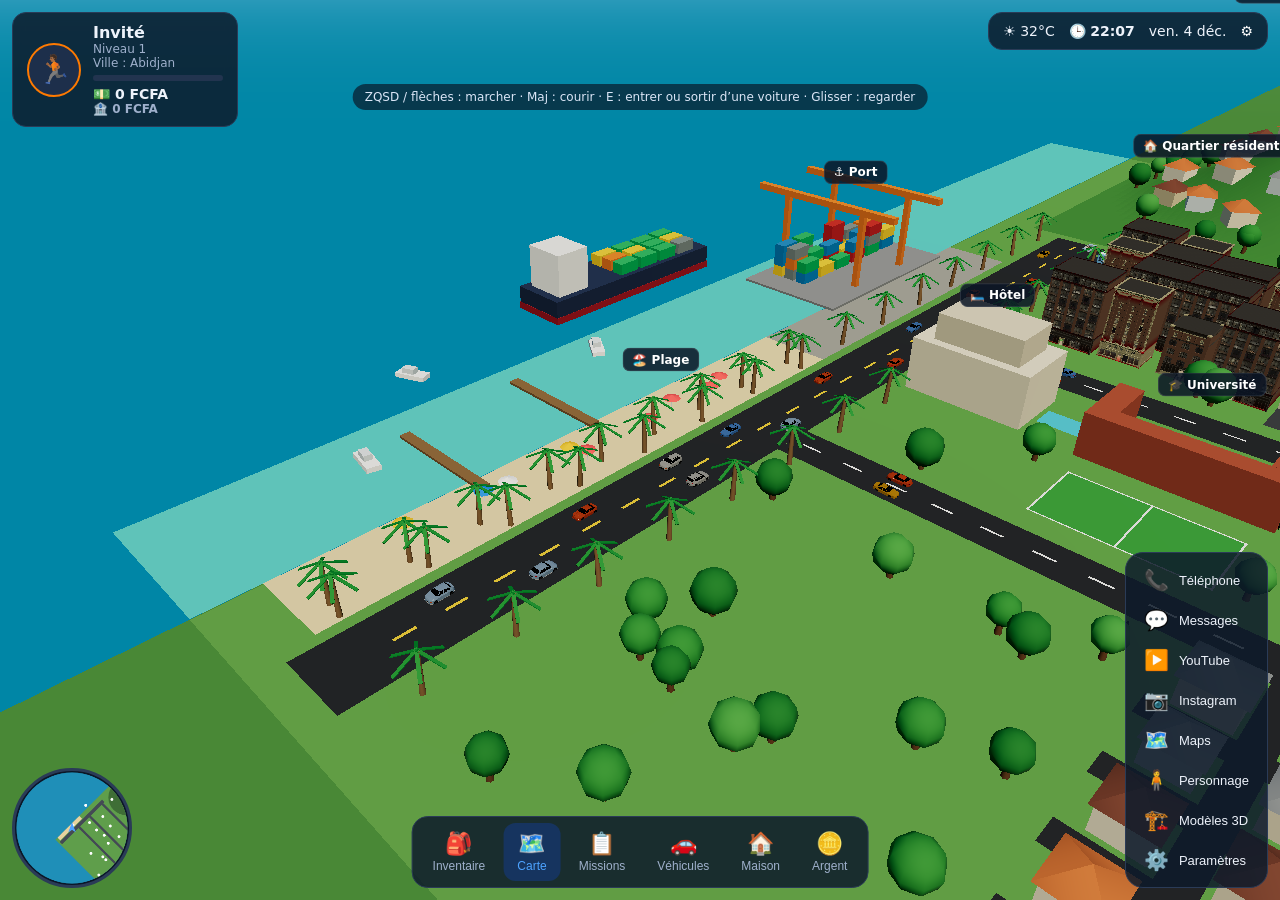
<file: ivoire-sim/public/city3d.html>
<!doctype html>
<html lang="fr">
<head>
  <meta charset="utf-8">
  <meta name="viewport" content="width=device-width, initial-scale=1, maximum-scale=1">
  <title>Ivoire Sim — Ville 3D</title>
  <link rel="stylesheet" href="assets/city3d.css">
  <script type="importmap">
  {"imports":{
    "three":"./vendor/three.module.js",
    "three/addons/":"./vendor/addons/"
  }}
  </script>
</head>
<body>
  <canvas id="c"></canvas>
  <div id="labels"></div>

  <!-- Joueur -->
  <div class="hud tl">
    <button class="avatar" id="character-open" type="button" title="Personnaliser mon personnage">👤</button>
    <div>
      <strong id="p-name">Invité</strong>
      <div class="sub">Niveau <span id="p-level">1</span></div>
      <div class="sub">Ville : <span id="p-city">Abidjan</span></div>
      <div class="bar"><i id="p-xp"></i></div>
      <div class="money">💵 <span id="p-cash">0 FCFA</span></div>
      <div class="money sm">🏦 <span id="p-bank">0 FCFA</span></div>
    </div>
  </div>

  <!-- Météo / heure -->
  <div class="hud tr">
    <span>☀️ 32°C</span><span>🕒 <b id="clock">--:--</b></span><span id="date"></span>
    <a href="index.html" title="Retour au jeu">⚙️</a>
  </div>

  <canvas id="mini" width="240" height="240"></canvas>
  <div id="speedo" hidden><b id="kmh">0</b> km/h</div>
  <div id="help">ZQSD / flèches : marcher · Maj : courir · E : entrer ou sortir d’une voiture · Glisser : regarder</div>

  <aside class="phone">
    <button data-app="Téléphone">📞<span>Téléphone</span></button>
    <button data-app="Messages">💬<span>Messages</span></button>
    <button data-app="YouTube">▶️<span>YouTube</span></button>
    <button data-app="Instagram">📷<span>Instagram</span></button>
    <button data-app="Maps">🗺️<span>Maps</span></button>
    <button data-app="Personnage">🧍<span>Personnage</span></button>
    <button data-app="Modèles 3D">🏗️<span>Modèles 3D</span></button>
    <button data-app="Paramètres">⚙️<span>Paramètres</span></button>
  </aside>

  <nav class="bottom">
    <button data-nav="inventory">🎒<span>Inventaire</span></button>
    <button data-nav="map" class="active">🗺️<span>Carte</span></button>
    <button data-nav="missions">📋<span>Missions</span></button>
    <button data-nav="vehicles">🚗<span>Véhicules</span></button>
    <button data-nav="home">🏠<span>Maison</span></button>
    <button data-nav="money">🪙<span>Argent</span></button>
  </nav>

  <div id="dpad" hidden>
    <button data-key="up">▲</button>
    <div><button data-key="left">◀</button><button data-key="down">▼</button><button data-key="right">▶</button></div>
    <button data-key="run">🏃 Courir</button>
    <button id="vehicle-interact">🚘 Entrer (E)</button>
  </div>

  <div id="panel" hidden>
    <div class="box"><button id="panel-close">✕</button><h3 id="panel-title"></h3><div id="panel-body"></div></div>
  </div>
  <div id="toast"></div>
  <div id="loading">Chargement de la ville…</div>

  <script type="module" src="assets/city3d.js"></script>
</body>
</html>
</file>
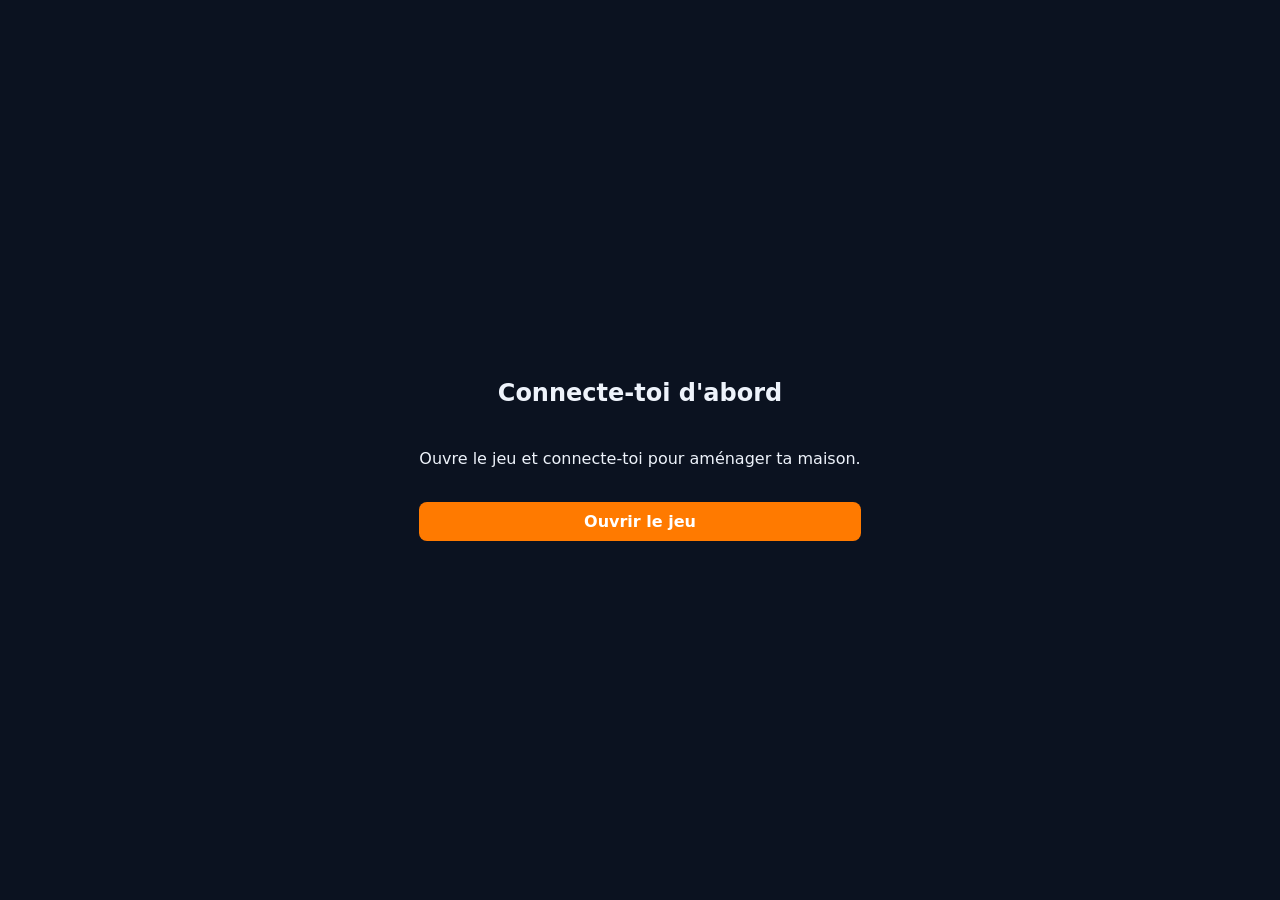
<file: ivoire-sim/public/house.html>
<!doctype html>
<html lang="fr">
<head>
  <meta charset="utf-8">
  <meta name="viewport" content="width=device-width, initial-scale=1, maximum-scale=1">
  <title>Ivoire Sim — Ma maison</title>
  <link rel="stylesheet" href="assets/house.css">
  <script type="importmap">
  {"imports":{
    "three":"./vendor/three.module.js",
    "three/addons/":"./vendor/addons/"
  }}
  </script>
</head>
<body>
  <canvas id="c"></canvas>

  <header class="top">
    <a href="city3d.html" class="back">← Ville</a>
    <select id="prop" aria-label="Choisir la maison"></select>
    <span id="room-info"></span>
  </header>

  <div id="tools" hidden>
    <strong id="sel-name"></strong>
    <button id="btn-rot">↻ Tourner</button>
    <button id="btn-del" class="danger">🗑️ Reprendre</button>
    <button id="btn-done">✔ OK</button>
  </div>

  <div id="help">Touche un meuble pour le déplacer · Glisse le fond pour tourner la vue · <b>R</b> : tourner · <b>Suppr</b> : reprendre</div>

  <section id="inv" class="open">
    <button id="inv-toggle">🎒 Mes meubles à poser <span id="inv-count"></span></button>
    <div id="inv-list"></div>
  </section>

  <div id="msg" hidden></div>
  <div id="toast"></div>

  <script type="module" src="assets/house.js"></script>
</body>
</html>
</file>
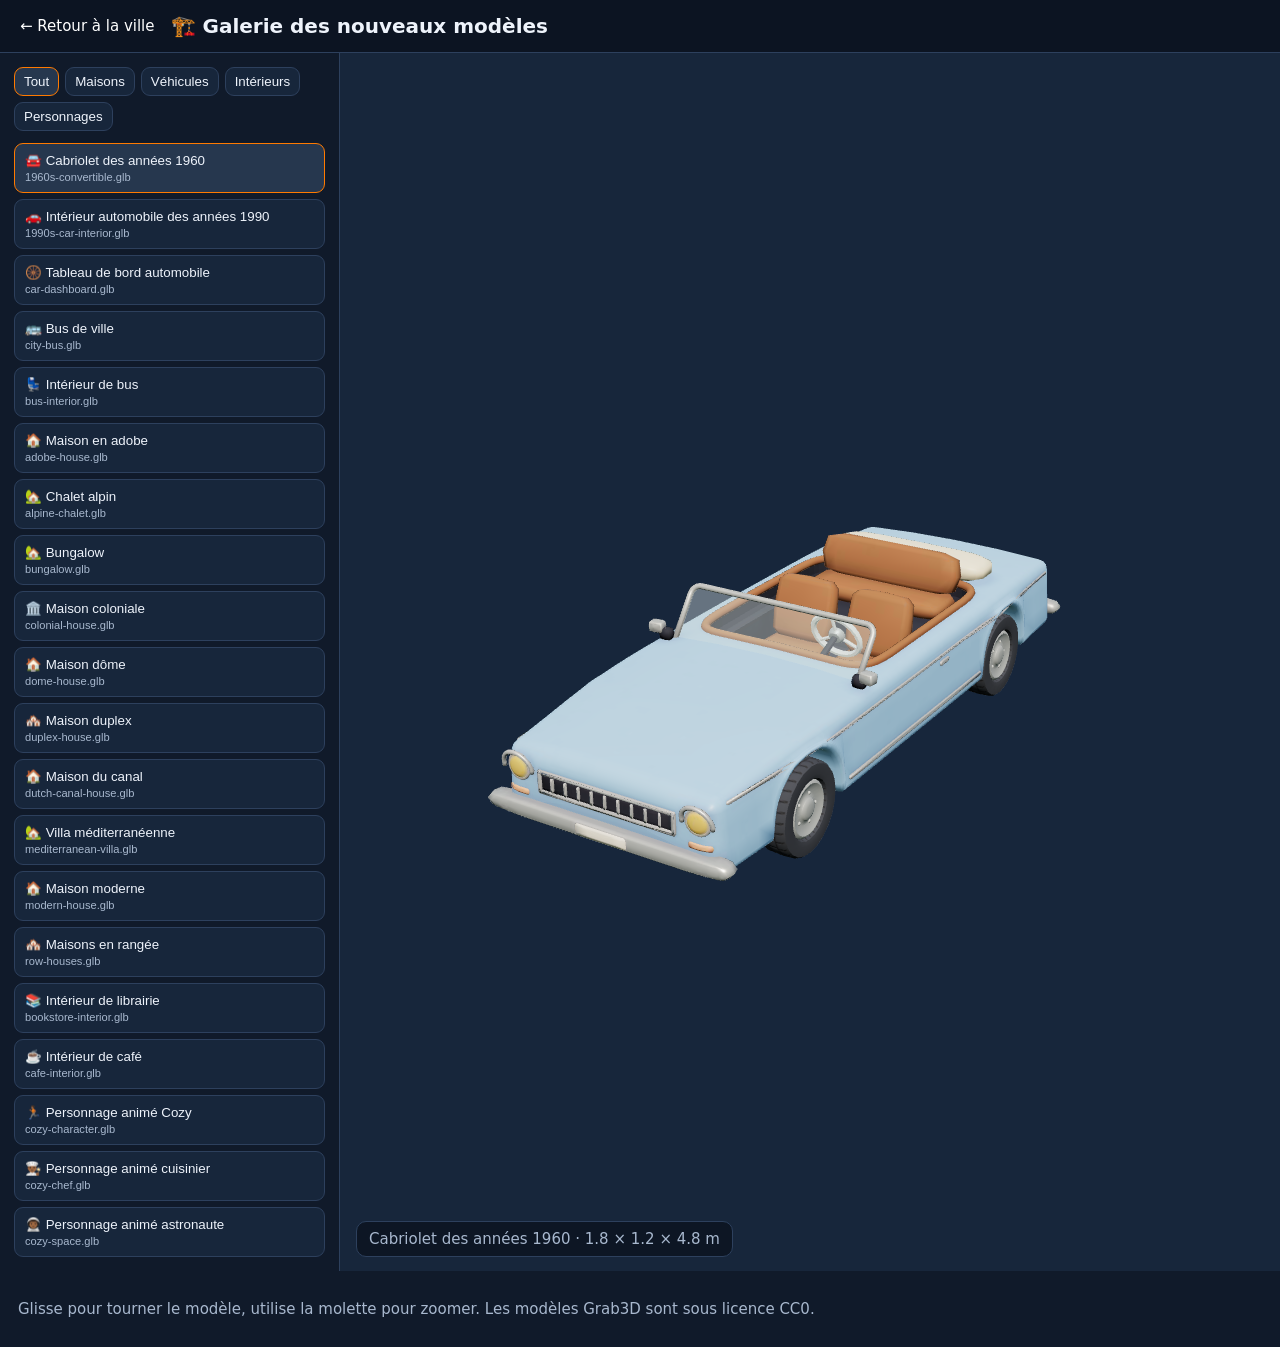
<file: ivoire-sim/public/model-gallery.html>
<!doctype html>
<html lang="fr">
<head>
  <meta charset="utf-8">
  <meta name="viewport" content="width=device-width, initial-scale=1">
  <title>Ivoire Sim — Modèles 3D</title>
  <script type="importmap">
  {"imports":{"three":"./vendor/three.module.js","three/addons/":"./vendor/addons/"}}
  </script>
  <style>
    :root{color-scheme:dark;--bg:#101a2a;--panel:#17263b;--line:#2d405d;--text:#eef3fb;--muted:#a8b8ce;--orange:#ff7a00}
    *{box-sizing:border-box}body{margin:0;background:var(--bg);color:var(--text);font:15px system-ui,Segoe UI,sans-serif}
    header{display:flex;align-items:center;gap:16px;padding:14px 20px;border-bottom:1px solid var(--line);background:#0c1422}
    header a{color:#fff;text-decoration:none}h1{font-size:20px;margin:0}main{display:grid;grid-template-columns:minmax(260px,340px) 1fr;min-height:calc(100vh - 58px)}
    aside{padding:14px;border-right:1px solid var(--line);overflow:auto}.filters{display:flex;flex-wrap:wrap;gap:6px;margin-bottom:12px}
    .filter,.asset{border:1px solid var(--line);background:var(--panel);color:var(--text);border-radius:9px;cursor:pointer}
    .filter{padding:6px 9px}.filter.active,.asset.active{border-color:var(--orange);background:#26374e}
    #assets{display:grid;gap:6px}.asset{text-align:left;padding:9px 10px}.asset small{display:block;color:var(--muted);margin-top:3px}
    .viewer{position:relative;min-height:65vh;background:radial-gradient(ellipse at center,#293b51,#111a29 70%)}
    #preview{position:absolute;inset:0;width:100%;height:100%;display:block}.status{position:absolute;left:16px;bottom:14px;padding:8px 12px;background:#0c1422d9;border:1px solid var(--line);border-radius:10px;color:var(--muted)}
    .hint{padding:14px 18px;color:var(--muted)}@media(max-width:720px){main{grid-template-columns:1fr;grid-template-rows:minmax(220px,38vh) 1fr}.viewer{grid-row:1;min-height:220px}aside{border-right:0;border-top:1px solid var(--line)}#assets{grid-template-columns:repeat(2,minmax(0,1fr))}.asset{font-size:13px}}
  </style>
</head>
<body>
  <header><a href="city3d.html">← Retour à la ville</a><h1>🏗️ Galerie des nouveaux modèles</h1></header>
  <main>
    <aside>
      <div class="filters" id="filters" aria-label="Filtrer les modèles"></div>
      <div id="assets"></div>
    </aside>
    <section class="viewer" aria-label="Aperçu 3D">
      <canvas id="preview"></canvas>
      <div class="status" id="status" role="status">Chargement du modèle…</div>
    </section>
  </main>
  <p class="hint">Glisse pour tourner le modèle, utilise la molette pour zoomer. Les modèles Grab3D sont sous licence CC0.</p>
  <script type="module" src="assets/model-gallery.js"></script>
</body>
</html>
</file>
<file: ivoire-sim/public/assets/city3d.css>
:root{--panel:#0d1a2bd9;--line:#2a3b57;--text:#eef3fb;--muted:#9fb0cc;--orange:#ff7a00;--green:#3ddc84}
*{box-sizing:border-box}
html,body{margin:0;height:100%;overflow:hidden;background:#a9d4f5;color:var(--text);font-family:system-ui,Segoe UI,Roboto,sans-serif;touch-action:none}
#c{position:fixed;inset:0;width:100%;height:100%;display:block}
#labels{position:fixed;inset:0;pointer-events:none;overflow:hidden}
.poi{position:absolute;left:0;top:0;transform:translate(-50%,-100%);background:#0b1626d9;border:1px solid #ffffff22;color:#fff;padding:4px 9px;border-radius:8px;font-size:12px;font-weight:600;white-space:nowrap;pointer-events:auto;cursor:pointer;will-change:transform}
.poi:hover{background:var(--orange)}
.hud{position:fixed;background:var(--panel);border:1px solid var(--line);border-radius:14px;padding:10px 14px;backdrop-filter:blur(6px)}
.tl{top:12px;left:12px;display:flex;gap:12px;align-items:center;min-width:210px}
.avatar{width:54px;height:54px;border-radius:50%;background:#1d2f4b;display:grid;place-items:center;font-size:28px;border:2px solid var(--orange);padding:0;cursor:pointer;color:var(--text)}
.sub{font-size:12px;color:var(--muted)}
.bar{height:6px;background:#22344f;border-radius:4px;margin:5px 0;overflow:hidden;width:130px}
.bar i{display:block;height:100%;width:0;background:var(--green);transition:width .4s}
.money{font-weight:700;font-size:14px}.money.sm{font-size:12px;color:var(--muted)}
.tr{top:12px;right:12px;display:flex;gap:14px;align-items:center;font-size:14px}
.tr a{color:#fff;text-decoration:none}
#mini{position:fixed;left:12px;bottom:12px;width:120px;height:120px;border-radius:50%;border:3px solid var(--line);background:#0b1626}
#speedo{position:fixed;left:150px;bottom:20px;background:var(--panel);border:1px solid var(--line);padding:10px 16px;border-radius:12px;font-size:14px}
#speedo b{font-size:28px;margin-right:4px}
#help{position:fixed;top:84px;left:50%;transform:translateX(-50%);background:#0b1626b0;padding:6px 12px;border-radius:20px;font-size:12px;color:#dbe6f7;white-space:nowrap;max-width:94vw;overflow:hidden;text-overflow:ellipsis}
.phone{position:fixed;right:12px;bottom:12px;background:var(--panel);border:1px solid var(--line);border-radius:18px;padding:8px;display:flex;flex-direction:column;gap:2px}
.phone button{background:none;border:0;color:var(--text);display:flex;gap:10px;align-items:center;padding:7px 10px;border-radius:10px;font-size:20px;cursor:pointer;text-align:left}
.phone button span{font-size:13px}.phone button:hover{background:#ffffff14}
.bottom{position:fixed;left:50%;bottom:12px;transform:translateX(-50%);background:var(--panel);border:1px solid var(--line);border-radius:16px;padding:6px;display:flex;gap:4px}
.bottom button{background:none;border:0;color:var(--muted);display:flex;flex-direction:column;align-items:center;gap:2px;padding:8px 14px;border-radius:12px;font-size:22px;cursor:pointer}
.bottom button span{font-size:12px}
.bottom button.active{background:#16345f;color:#4da3ff}.bottom button:hover{color:#fff}
#dpad{position:fixed;right:150px;bottom:20px;display:flex;flex-direction:column;align-items:center;gap:4px}
#dpad div{display:flex;gap:4px}
#dpad button{width:54px;height:54px;border-radius:12px;border:1px solid var(--line);background:var(--panel);color:#fff;font-size:20px}
#dpad button[data-key=run]{width:auto;padding:0 14px;font-size:14px}
#dpad #vehicle-interact{width:auto;padding:0 10px;font-size:14px}
.character-options{display:grid;grid-template-columns:repeat(2,minmax(0,1fr));gap:10px}
.character-option{border:1px solid var(--line);border-radius:12px;padding:10px;background:#15263c;color:var(--text);cursor:pointer;text-align:center}
.character-option:hover,.character-option[aria-pressed=true]{border-color:var(--orange);background:#263b58}
.character-preview{display:grid;place-items:center;width:100%;height:100px;background:linear-gradient(#d9e4e8 72%,#849b6a 72%);border-radius:8px;margin-bottom:8px;font-size:56px}
.character-option small{display:block;color:var(--muted)}
#panel{position:fixed;inset:0;background:#0008;display:grid;place-items:center;z-index:5}
#panel .box{background:#0f1c30;border:1px solid var(--line);border-radius:16px;padding:20px;width:min(440px,92vw);max-height:80vh;overflow:auto;position:relative}
#panel h3{margin:0 0 10px}#panel-close{position:absolute;right:12px;top:12px;background:none;border:0;color:#fff;font-size:18px;cursor:pointer}
.row{display:flex;justify-content:space-between;gap:10px;padding:9px 0;border-bottom:1px solid var(--line);font-size:14px}
.row small{color:var(--muted)}
.shop-categories{display:flex;flex-wrap:wrap;gap:6px;margin:10px 0}
.shop-category{background:#15263c;color:var(--text);border:1px solid var(--line);border-radius:8px;padding:7px 9px;cursor:pointer}
.shop-category.active{border-color:var(--orange);background:#263b58}
.shop-item{align-items:center}
.btn{display:inline-block;margin-top:12px;background:var(--orange);color:#fff;text-decoration:none;padding:9px 14px;border-radius:8px;font-weight:700}
#toast{position:fixed;bottom:110px;left:50%;transform:translateX(-50%);background:#000c;padding:10px 16px;border-radius:10px;opacity:0;transition:.25s;pointer-events:none;z-index:6}
#toast.show{opacity:1}
#loading{position:fixed;inset:0;display:grid;place-items:center;background:#0b1220;font-size:18px;z-index:9}
[hidden]{display:none!important}
@media(max-width:800px){
  .phone{display:none}.tr span#date{display:none}#help{display:none}
  .bottom{width:calc(100vw - 24px);justify-content:space-between;left:12px;transform:none;bottom:140px}
  .bottom button{padding:6px 8px;font-size:18px}.bottom button span{font-size:10px}
  #mini{bottom:12px}#speedo{left:150px}#dpad{right:12px;bottom:12px}
}
</file>
<file: ivoire-sim/public/assets/house.css>
:root{--panel:#0d1a2be6;--line:#2a3b57;--text:#eef3fb;--muted:#9fb0cc;--orange:#ff7a00;--green:#3ddc84;--red:#ff5d5d}
*{box-sizing:border-box}
html,body{margin:0;height:100%;overflow:hidden;background:#1a2438;color:var(--text);font-family:system-ui,Segoe UI,Roboto,sans-serif}
#c{position:fixed;inset:0;width:100%;height:100%;display:block;touch-action:none}
.top{position:fixed;top:10px;left:10px;right:10px;display:flex;gap:10px;align-items:center;flex-wrap:wrap}
.top>*{background:var(--panel);border:1px solid var(--line);border-radius:12px;padding:9px 13px;color:var(--text);font-size:14px}
.top a{text-decoration:none}.top select{max-width:60vw}
#help{position:fixed;top:62px;left:50%;transform:translateX(-50%);background:#0b1626b0;padding:6px 12px;border-radius:20px;font-size:12px;color:#dbe6f7;max-width:94vw;text-align:center}
#tools{position:fixed;left:50%;bottom:calc(36vh + 16px);transform:translateX(-50%);display:flex;gap:8px;align-items:center;flex-wrap:wrap;justify-content:center;background:var(--panel);border:1px solid var(--orange);border-radius:14px;padding:10px 14px;z-index:3;max-width:96vw}
#tools button{background:#1c2a47;color:var(--text);border:1px solid var(--line);border-radius:8px;padding:8px 12px;font-size:14px;cursor:pointer}
#tools .danger{background:#3a1a1f;border-color:#6b2a33}
#inv{position:fixed;left:0;right:0;bottom:0;background:var(--panel);border-top:1px solid var(--line);backdrop-filter:blur(6px);max-height:36vh;display:flex;flex-direction:column}
#inv:not(.open) #inv-list{display:none}
#inv:not(.open){max-height:none}
#inv-toggle{background:none;border:0;color:var(--text);padding:12px 16px;font-size:15px;font-weight:700;text-align:left;cursor:pointer}
#inv:not(.open)~#tools{bottom:60px}
#inv-list{overflow:auto;padding:0 12px 12px;display:grid;grid-template-columns:repeat(auto-fill,minmax(200px,1fr));gap:8px}
.cat{grid-column:1/-1;color:var(--muted);font-size:12px;margin-top:6px;text-transform:uppercase;letter-spacing:1px}
.item{background:#0f1e33;border:1px solid var(--line);border-radius:10px;padding:9px 11px;display:flex;justify-content:space-between;align-items:center;gap:8px;font-size:13px}
.item small{color:var(--muted)}
.item button{background:var(--green);color:#06210f;border:0;border-radius:6px;padding:6px 10px;font-weight:700;cursor:pointer}
.btn{display:inline-block;margin-top:12px;background:var(--orange);color:#fff;text-decoration:none;padding:10px 16px;border-radius:8px;font-weight:700}
#msg{position:fixed;inset:0;display:grid;place-content:center;text-align:center;gap:6px;background:#0b1220;z-index:5;padding:20px}
#toast{position:fixed;left:50%;bottom:calc(36vh + 80px);transform:translateX(-50%);background:#000c;padding:10px 16px;border-radius:10px;opacity:0;transition:.25s;pointer-events:none;z-index:6}
#toast.show{opacity:1}
[hidden]{display:none!important}
@media(max-width:700px){#help{display:none}#inv-list{grid-template-columns:1fr}}
</file>
